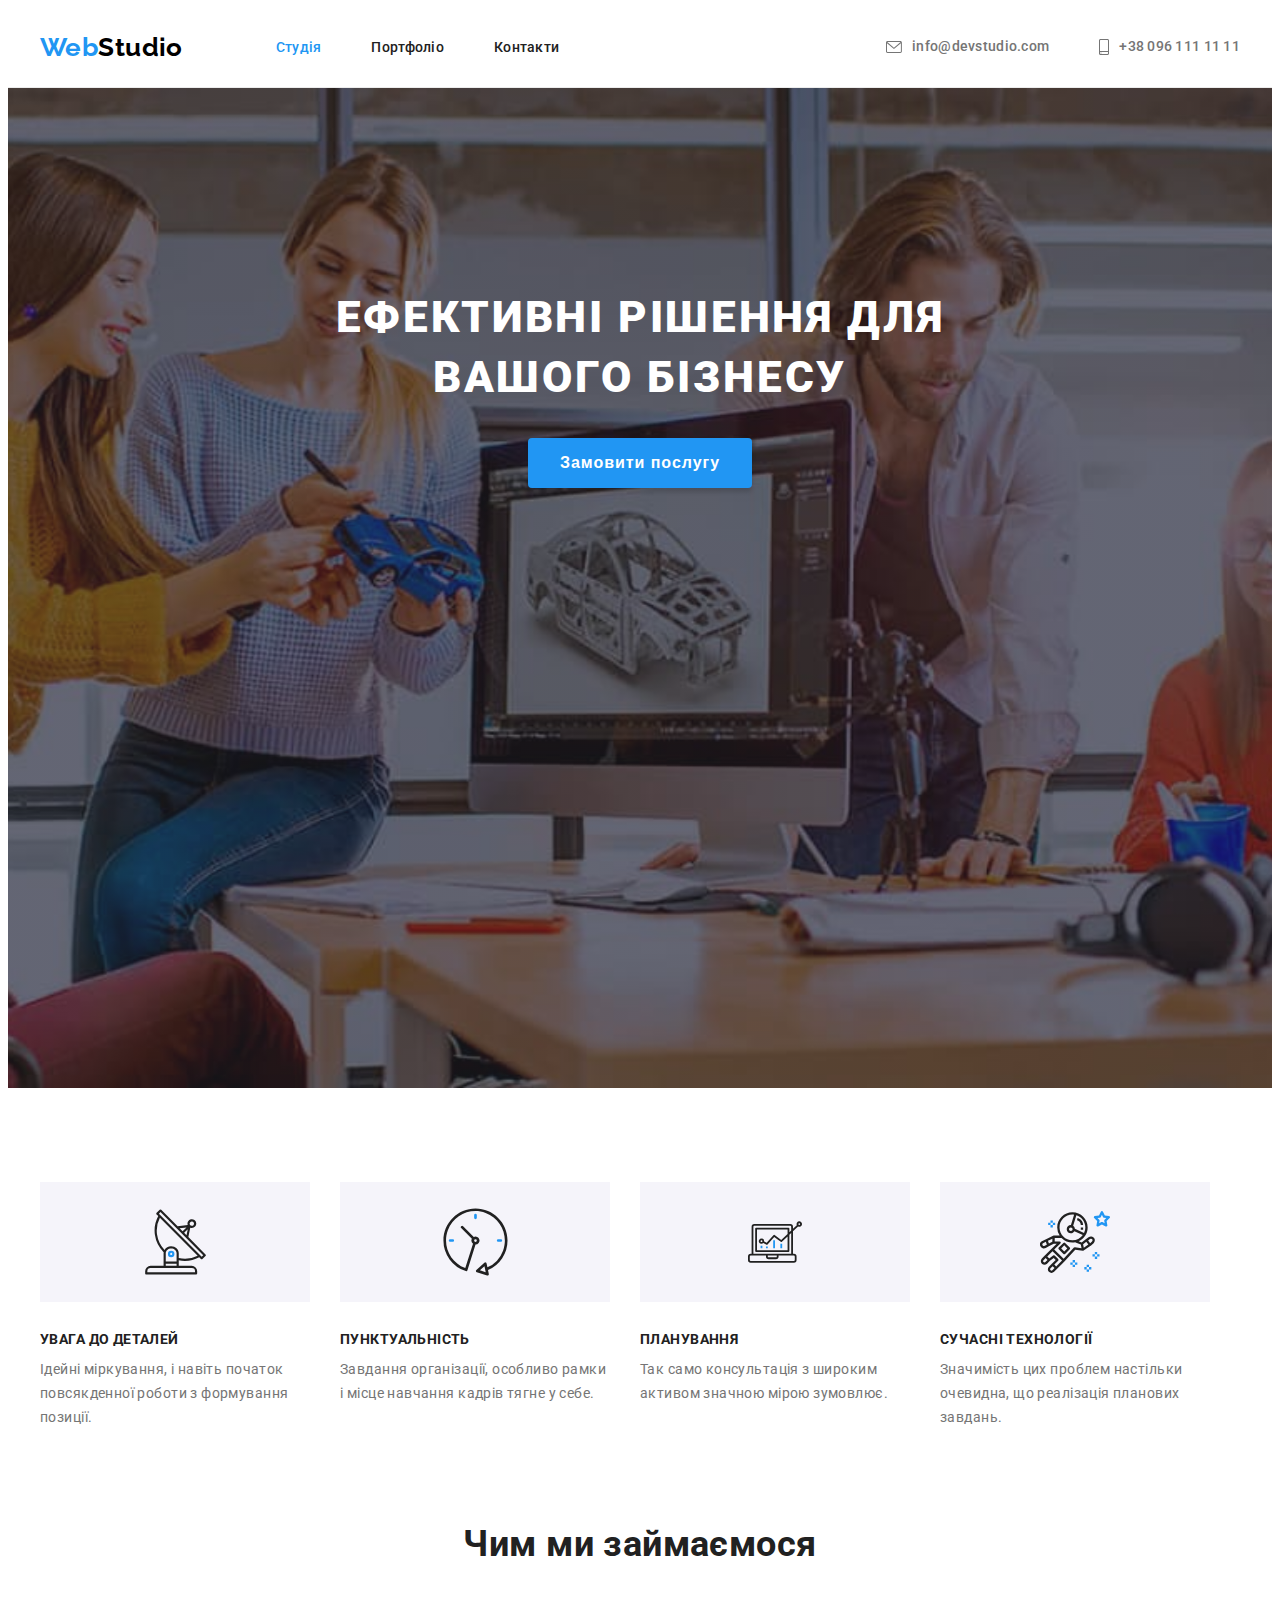
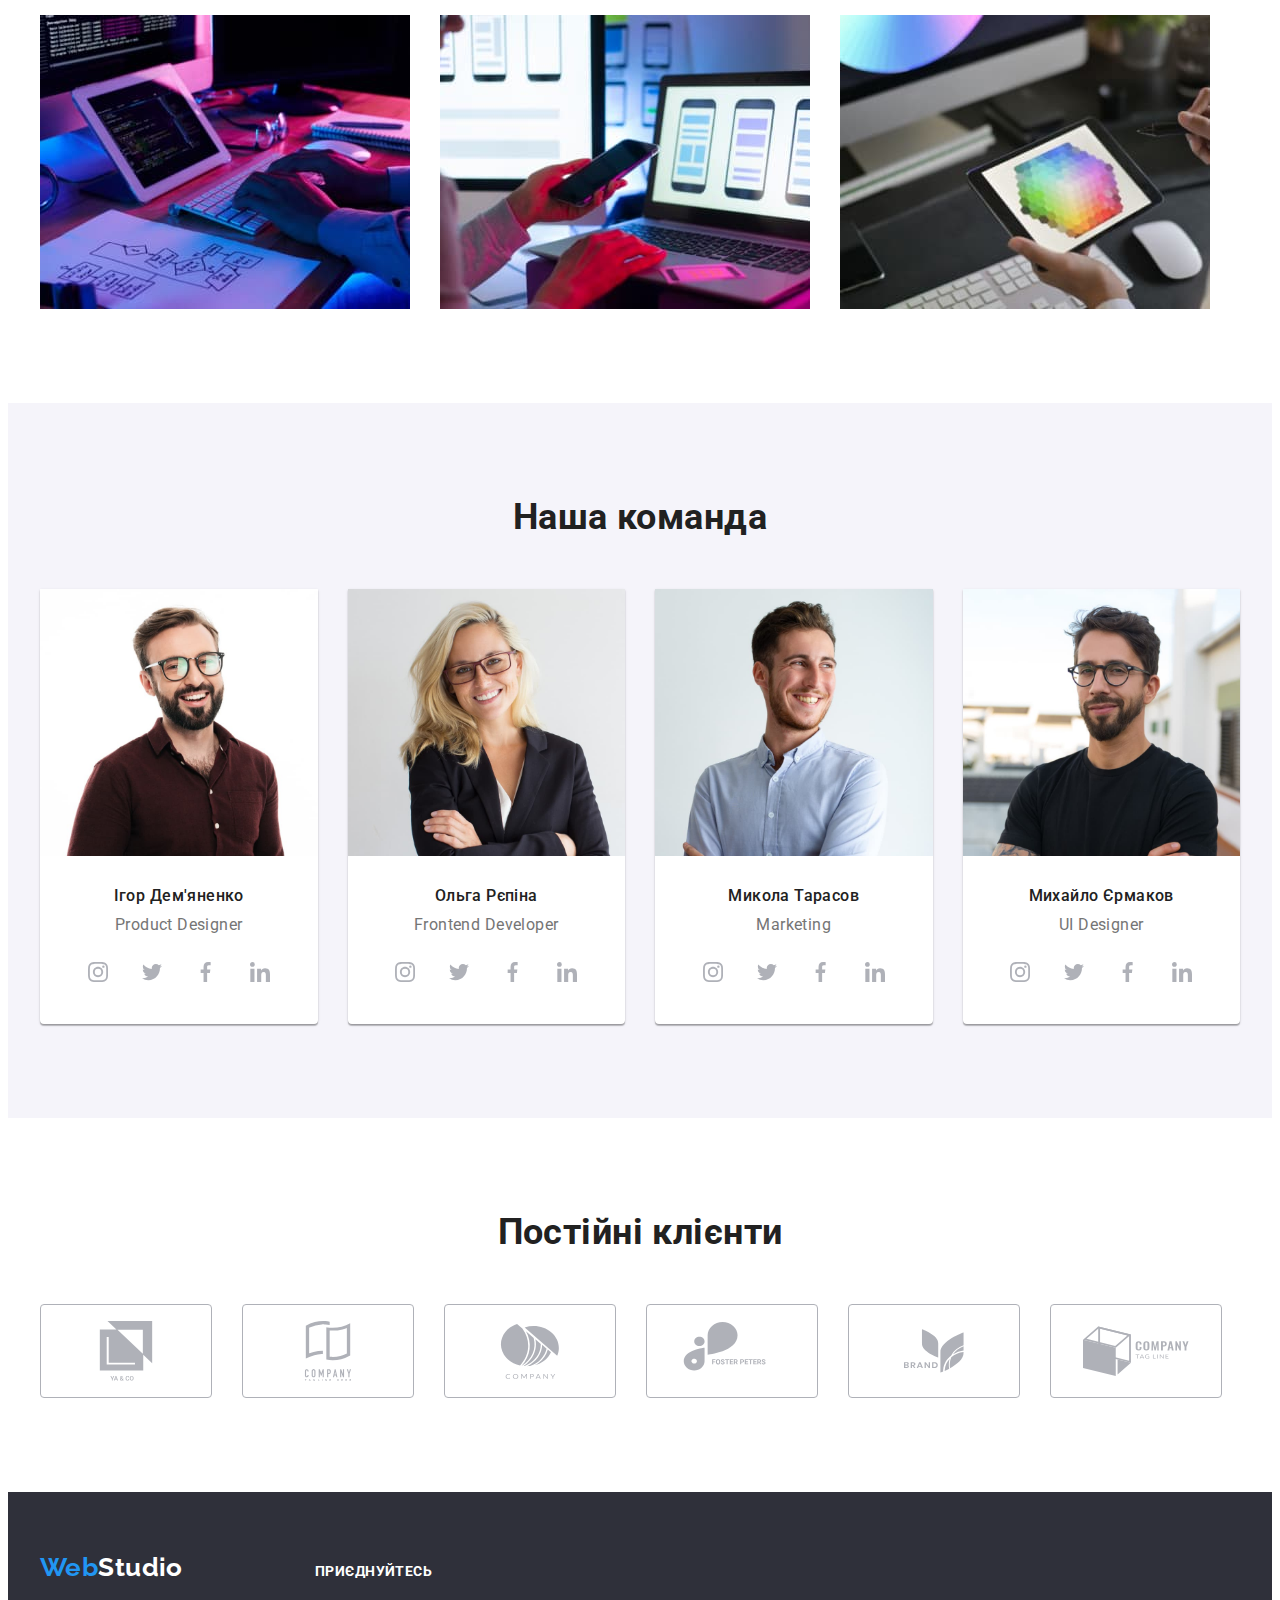
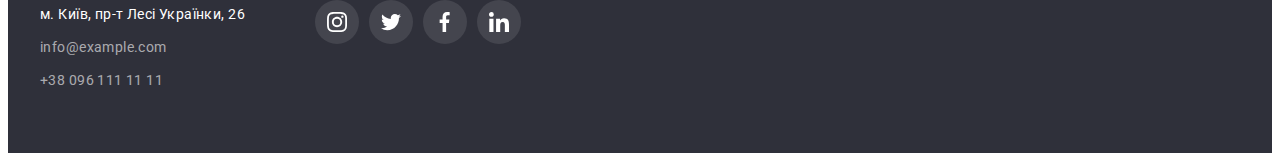
<file: index.html>
<!DOCTYPE html>
<html lang="uk">

<head>
  <meta charset="UTF-8" />
  <meta http-equiv="X-UA-Compatible" content="IE=edge" />
  <meta name="viewport" content="width=device-width, initial-scale=1.0" />
  <title>WebStudio</title>
  <link rel="preconnect" href="https://fonts.googleapis.com">
  <link rel="preconnect" href="https://fonts.gstatic.com" crossorigin>
  <link href="https://fonts.googleapis.com/css2?family=Raleway:wght@700&family=Roboto:wght@400;500;700;900&display=swap"
    rel="stylesheet">
  <link rel="stylesheet" href="https://cdnjs.cloudflare.com/ajax/libs/modern-normalize/1.1.0/modern-normalize.min.css"
    integrity="sha512-wpPYUAdjBVSE4KJnH1VR1HeZfpl1ub8YT/NKx4PuQ5NmX2tKuGu6U/JRp5y+Y8XG2tV+wKQpNHVUX03MfMFn9Q=="
    crossorigin="anonymous" referrerpolicy="no-referrer" />
  <link rel="stylesheet" href="./css/style.css">
</head>

<body>
  <!-- header -->

  <header class="header">
    <div class="container">
      <nav class="nav">
        <a class="nav-logo link" href="./index.html">Web<span class="logo-studio">Studio</span>
        </a>
        <ul class="nav-list list">
          <li class="nav-item">
            <a class="nav-link link nav-inner" href="">Студія</a>
          </li>
          <li class="nav-item">
            <a class="nav-link link" href="./portfolio.html">Портфоліо</a>
          </li>
          <li class="nav-item">
            <a class="nav-link link" href="">Контакти</a>
          </li>
        </ul>
      </nav>
      <ul class="nav-list list">
        <li class="nav-envelop">
          <a class="contact-link link" href="mailto:info@devstudio.com">
            <svg class="contact-link-icon" width="16" height="12">
              <use href="./images/symbol-defs.svg#icon-envelope"></use>
            </svg> info@devstudio.com</a>
        </li>
        <li>
          <a class="contact-link link" href="tel:+380961111111">
            <svg class="contact-link-icon" width="10" height="16">
              <use href="./images/symbol-defs.svg#icon-smartphone"></use>
            </svg>+38 096 111 11 11</a>
        </li>
      </ul>
    </div>
  </header>

  <!-- main -->

  <main>
    <section class="hero section">
      <div class="container">
        <div class="hero-content">
          <h1 class="hero-title">Ефективні рішення для вашого бізнесу</h1>
          <button class="hero-btn" type="button">Замовити послугу</button>
        </div>
      </div>
    </section>
    <section class="principies section">
      <div class="container">
        <h2 class="visually-hidden">our principies</h2>
        <ul class="principies-list list">
          <li class="principies-item">
            <div class="background-icon">
              <svg class="principies-icon" width="65" height="70">
                <use href="./images/symbol-defs.svg#icon-antenna"></use>
              </svg>
            </div>
            <h3 class="principies-title">УВАГА ДО ДЕТАЛЕЙ</h3>
            <p class="principies-text">
              Ідейні міркування, і навіть початок повсякденної роботи з формування позиції.
            </p>
          </li>
          <li class="principies-item">
            <div class="background-icon">
              <svg class="principies-icon" width="67" height="70">
                <use href="./images/symbol-defs.svg#icon-clock"></use>
              </svg>
            </div>
            <h3 class="principies-title">ПУНКТУАЛЬНІСТЬ</h3>
            <p class="principies-text">
              Завдання організації, особливо рамки і місце навчання кадрів тягне у себе.
            </p>
          </li>
          <li class="principies-item">
            <div class="background-icon">
              <svg class="principies-icon" width="70" height="54">
                <use href="./images/symbol-defs.svg#icon-diagram"></use>
              </svg>
            </div>
            <h3 class="principies-title">ПЛАНУВАННЯ</h3>
            <p class="principies-text">
              Так само консультація з широким активом значною мірою зумовлює.
            </p>
          </li>
          <li class="principies-item">
            <div class="background-icon">
              <svg class="principies-icon" width="70" height="70">
                <use href="./images/symbol-defs.svg#icon-astronaut"></use>
              </svg>
            </div>
            <h3 class="principies-title">
              СУЧАСНІ ТЕХНОЛОГІЇ
            </h3>
            <p class="principies-text">
              Значимість цих проблем настільки очевидна, що реалізація планових завдань.
            </p>
          </li>
        </ul>
      </div>
    </section>
    <section class="work section">
      <div class="container">
        <h2 class="section-title">Чим ми займаємося</h2>
        <ul class="work-list list">
          <li class="work-item"><img src="./images/what-we-do/box_1.jpg" alt="box1" width="370" height="294" /></li>
          <li class="work-item"><img src="./images/what-we-do/box_2.jpg" alt="box2" width="370" height="294" /></li>
          <li class="work-item"><img src="./images/what-we-do/box_3.jpg" alt="box3" width="370" height="294" /></li>
        </ul>
      </div>
    </section>
    <section class="team section">
      <div class="container">
        <h2 class="section-title">Наша команда</h2>
        <ul class="team-list list">
          <li class="team-item">
            <img src="./images/our-team/team_1.jpg" alt="team_1" width="270" height="260" />
            <div class="team-content">
              <h3 class="team-name">Ігор Дем'яненко</h3>
              <p class="team-text">Product Designer</p>
              <ul class="team-soc-list list">
                <li class="team-soc-item">
                  <a class="team-soc-link" href=""><svg class="team-soc-icon" width="20" height="20">
                      <use href="./images/symbol-defs.svg#icon-instagram"></use>
                    </svg>
                  </a>
                </li>
                <li class="team-soc-item">
                  <a class="team-soc-link" href="">
                    <svg class="team-soc-icon" width="20" height="20">
                      <use href="./images/symbol-defs.svg#icon-twitter">
                      </use>
                    </svg>
                  </a>
                </li>
                <li class="team-soc-item">
                  <a class="team-soc-link" href="">
                    <svg class="team-soc-icon" width="20" height="20">
                      <use href="./images/symbol-defs.svg#icon-facebook">
                      </use>
                    </svg>
                  </a>
                </li>
                <li class="team-soc-item">
                  <a class="team-soc-link" href="">
                    <svg class="team-soc-icon" width="20" height="20">
                      <use href="./images/symbol-defs.svg#icon-linkedin">
                      </use>
                    </svg>
                  </a>
                </li>
              </ul>
            </div>
          </li>
          <li class="team-item">
            <img src="./images/our-team/team_2.jpg" alt="team_2" width="270" height="260" />
            <div class="team-content">
              <h3 class="team-name">Ольга Рєпіна</h3>
              <p class="team-text">Frontend Developer</p>
              <ul class="team-soc-list list">
                <li class="team-soc-item">
                  <a class="team-soc-link" href=""><svg class="team-soc-icon" width="20" height="20">
                      <use href="./images/symbol-defs.svg#icon-instagram"></use>
                    </svg>
                  </a>
                </li>
                <li class="team-soc-item">
                  <a class="team-soc-link" href="">
                    <svg class="team-soc-icon" width="20" height="20">
                      <use href="./images/symbol-defs.svg#icon-twitter">
                      </use>
                    </svg>
                  </a>
                </li>
                <li class="team-soc-item">
                  <a class="team-soc-link" href="">
                    <svg class="team-soc-icon" width="20" height="20">
                      <use href="./images/symbol-defs.svg#icon-facebook">
                      </use>
                    </svg>
                  </a>
                </li>
                <li class="team-soc-item">
                  <a class="team-soc-link" href="">
                    <svg class="team-soc-icon" width="20" height="20">
                      <use href="./images/symbol-defs.svg#icon-linkedin">
                      </use>
                    </svg>
                  </a>
                </li>
              </ul>
            </div>
          </li>
          <li class="team-item">
            <img src="./images/our-team/team_3.jpg" alt="team_3" width="270" height="260" />
            <div class="team-content">
              <h3 class="team-name">Микола Тарасов</h3>
              <p class="team-text">Marketing</p>
              <ul class="team-soc-list list">
                <li class="team-soc-item">
                  <a class="team-soc-link" href=""><svg class="team-soc-icon" width="20" height="20">
                      <use href="./images/symbol-defs.svg#icon-instagram"></use>
                    </svg>
                  </a>
                </li>
                <li class="team-soc-item">
                  <a class="team-soc-link" href="">
                    <svg class="team-soc-icon" width="20" height="20">
                      <use href="./images/symbol-defs.svg#icon-twitter">
                      </use>
                    </svg>
                  </a>
                </li>
                <li class="team-soc-item">
                  <a class="team-soc-link" href="">
                    <svg class="team-soc-icon" width="20" height="20">
                      <use href="./images/symbol-defs.svg#icon-facebook">
                      </use>
                    </svg>
                  </a>
                </li>
                <li class="team-soc-item">
                  <a class="team-soc-link" href="">
                    <svg class="team-soc-icon" width="20" height="20">
                      <use href="./images/symbol-defs.svg#icon-linkedin">
                      </use>
                    </svg>
                  </a>
                </li>
              </ul>
            </div>
          </li>
          <li class="team-item">
            <img src="./images/our-team/team_4.jpg" alt="team_4" width="270" height="260" />
            <div class="team-content">
              <h3 class="team-name">Михайло Єрмаков</h3>
              <p class="team-text">UI Designer</p>
              <ul class="team-soc-list list">
                <li class="team-soc-item">
                  <a class="team-soc-link" href=""><svg class="team-soc-icon" width="20" height="20">
                      <use href="./images/symbol-defs.svg#icon-instagram"></use>
                    </svg>
                  </a>
                </li>
                <li class="team-soc-item">
                  <a class="team-soc-link" href="">
                    <svg class="team-soc-icon" width="20" height="20">
                      <use href="./images/symbol-defs.svg#icon-twitter">
                      </use>
                    </svg>
                  </a>
                </li>
                <li class="team-soc-item">
                  <a class="team-soc-link" href="">
                    <svg class="team-soc-icon" width="20" height="20">
                      <use href="./images/symbol-defs.svg#icon-facebook">
                      </use>
                    </svg>
                  </a>
                </li>
                <li class="team-soc-item">
                  <a class="team-soc-link" href="">
                    <svg class="team-soc-icon" width="20" height="20">
                      <use href="./images/symbol-defs.svg#icon-linkedin">
                      </use>
                    </svg>
                  </a>
                </li>
              </ul>
            </div>
          </li>
        </ul>
      </div>

      </div>
    </section>
    <section class="clients section">
      <div class="container">
        <h2 class="section-title">Постійні клієнти</h2>
        <ul class="clients-icon-group list">
          <li>
            <a class="clients-icon-link" href=""> <svg class="clients-icon" width="106" height="60">
                <use href="./images/symbol-defs.svg#icon-client-1"></use>
              </svg>
            </a>
          </li>
          <li>
            <a class="clients-icon-link" href=""> <svg class="clients-icon" width="106" height="60">
                <use href="./images/symbol-defs.svg#icon-client-2"></use>
              </svg>
            </a>
          </li>
          <li>
            <a class="clients-icon-link" href=""> <svg class="clients-icon" width="106" height="60">
                <use href="./images/symbol-defs.svg#icon-client-3"></use>
              </svg>
            </a>
          </li>
          <li>
            <a class="clients-icon-link" href=""> <svg class="clients-icon" width="106" height="60">
                <use href="./images/symbol-defs.svg#icon-client-4"></use>
              </svg>
            </a>
          </li>
          <li>
            <a class="clients-icon-link" href=""> <svg class="clients-icon" width="106" height="60">
                <use href="./images/symbol-defs.svg#icon-client-5"></use>
              </svg>
            </a>
          </li>
          <li>
            <a class="clients-icon-link" href=""> <svg class="clients-icon" width="106" height="60">
                <use href="./images/symbol-defs.svg#icon-client-6"></use>
              </svg>
            </a>
          </li>
        </ul>
      </div>
    </section>
  </main>

  <!-- footer -->

  <footer class="footer">
    <div class="container">
      <div>
        <a class="footer-logo link" href="./index.html">Web<span class="footer-logo-studio">Studio</span>
        </a>
        <address class="footer-adress">
          <ul class="footer-list list">
            <li class="footer-item">
              <a class="map link" href="https://goo.gl/maps/e1kzpUuALeePTq5k7" target="_blank"
                rel="noopener noreferrer nofollow">м. Київ, пр-т Лесі Українки, 26</a>
            </li>
            <li class="footer-item">
              <a class="footer-tel link" href="mailto:info@example.com">info@example.com</a>
            </li>
            <li class="footer-item-tel">
              <a class="footer-tel link" href="tel:+12127724150">+38 096 111 11 11</a>
            </li>
          </ul>
        </address>
      </div>
      <div class="footer-soc">
        <p class="footer-soc-text">приєднуйтесь</p>
        <ul class="footer-soc-list list">
          <li class="footer-soc-item"><a class="footer-soc-link" href="">
              <svg class="footer-soc-icon" width="20" height="20">
                <use href="./images/symbol-defs.svg#icon-instagram">
                </use>
              </svg>
            </a></li>
          <li class="footer-soc-item"><a class="footer-soc-link" href="">
              <svg class="footer-soc-icon" width="20" height="20">
                <use href="./images/symbol-defs.svg#icon-twitter">
                </use>
              </svg>
            </a></li>
          <li class="footer-soc-item"><a class="footer-soc-link" href="">
              <svg class="footer-soc-icon" width="20" height="20">
                <use href="./images/symbol-defs.svg#icon-facebook">
                </use>
              </svg>
            </a></li>
          <li class="footer-soc-item"><a class="footer-soc-link" href="">
              <svg class="footer-soc-icon" width="20" height="20">
                <use href="./images/symbol-defs.svg#icon-linkedin">
                </use>
              </svg>
            </a></li>
        </ul>
      </div>
    </div>
  </footer>
</body>

</html>
</file>
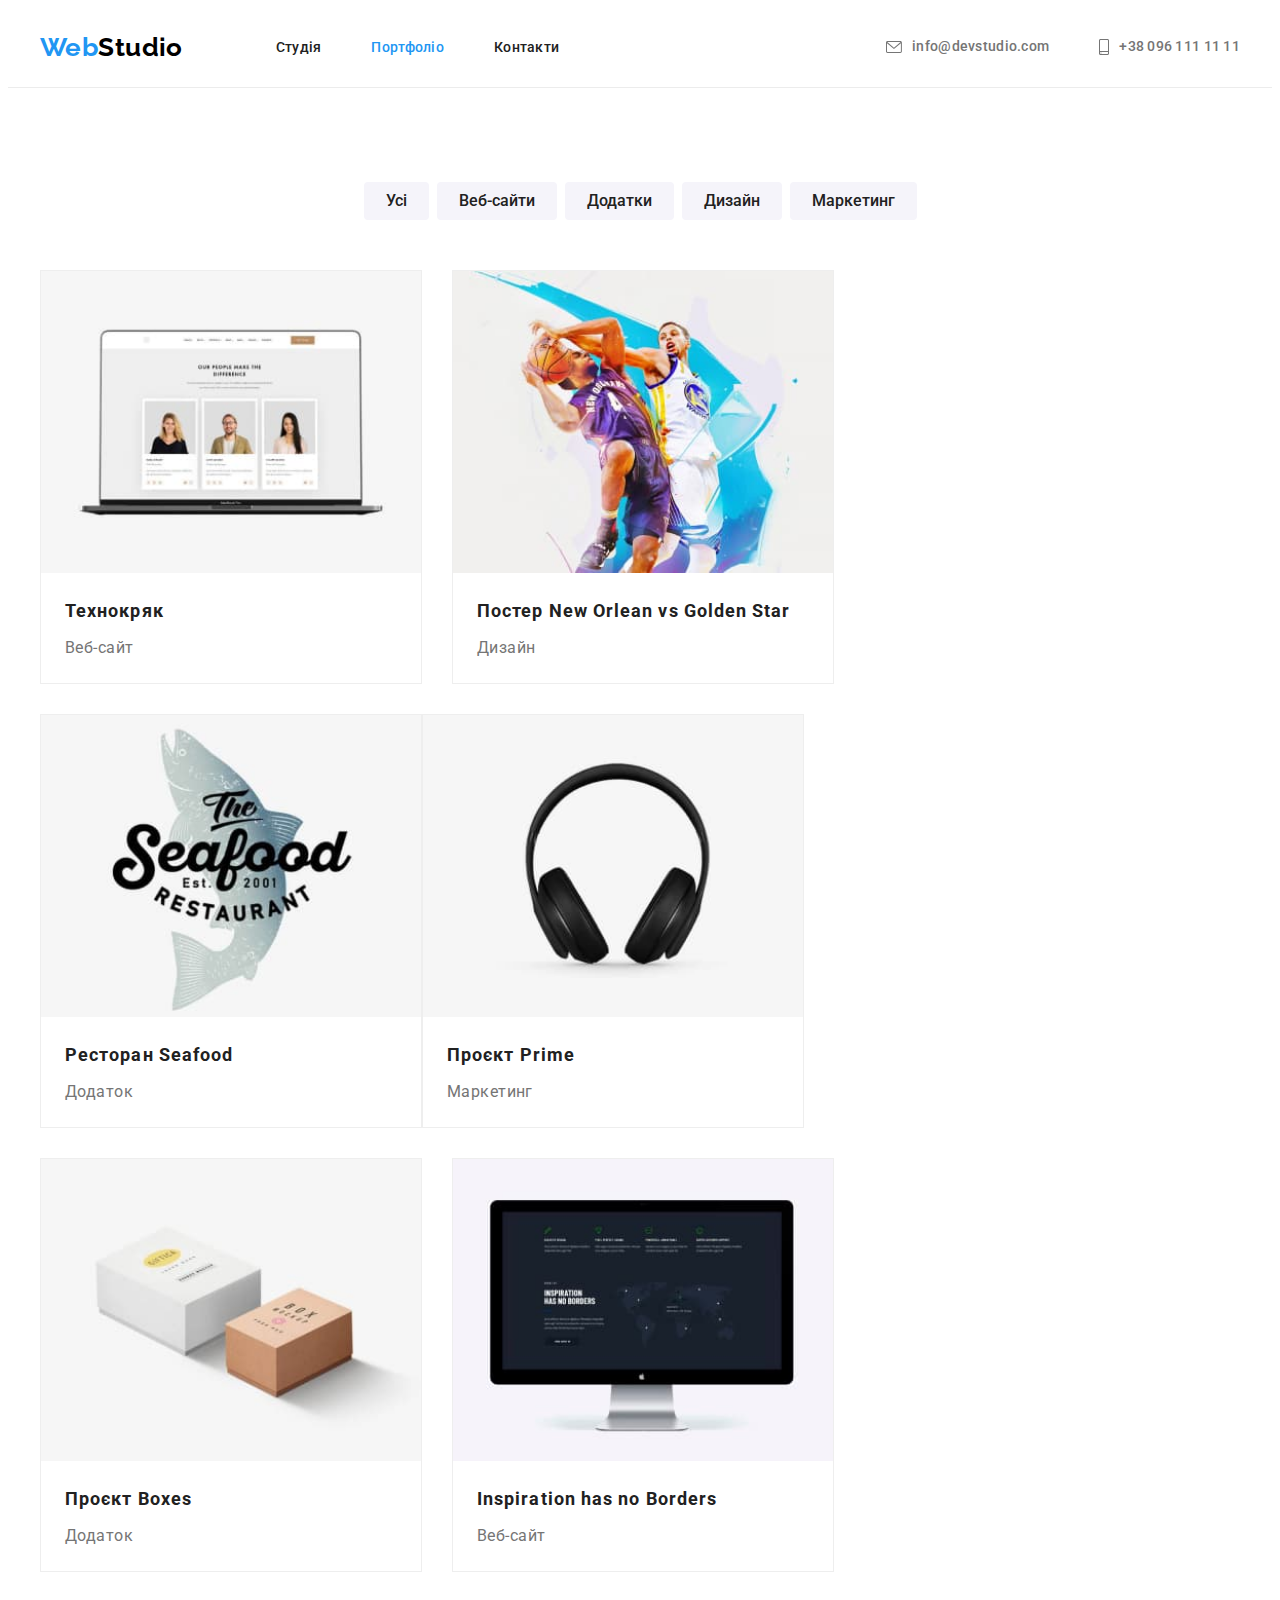
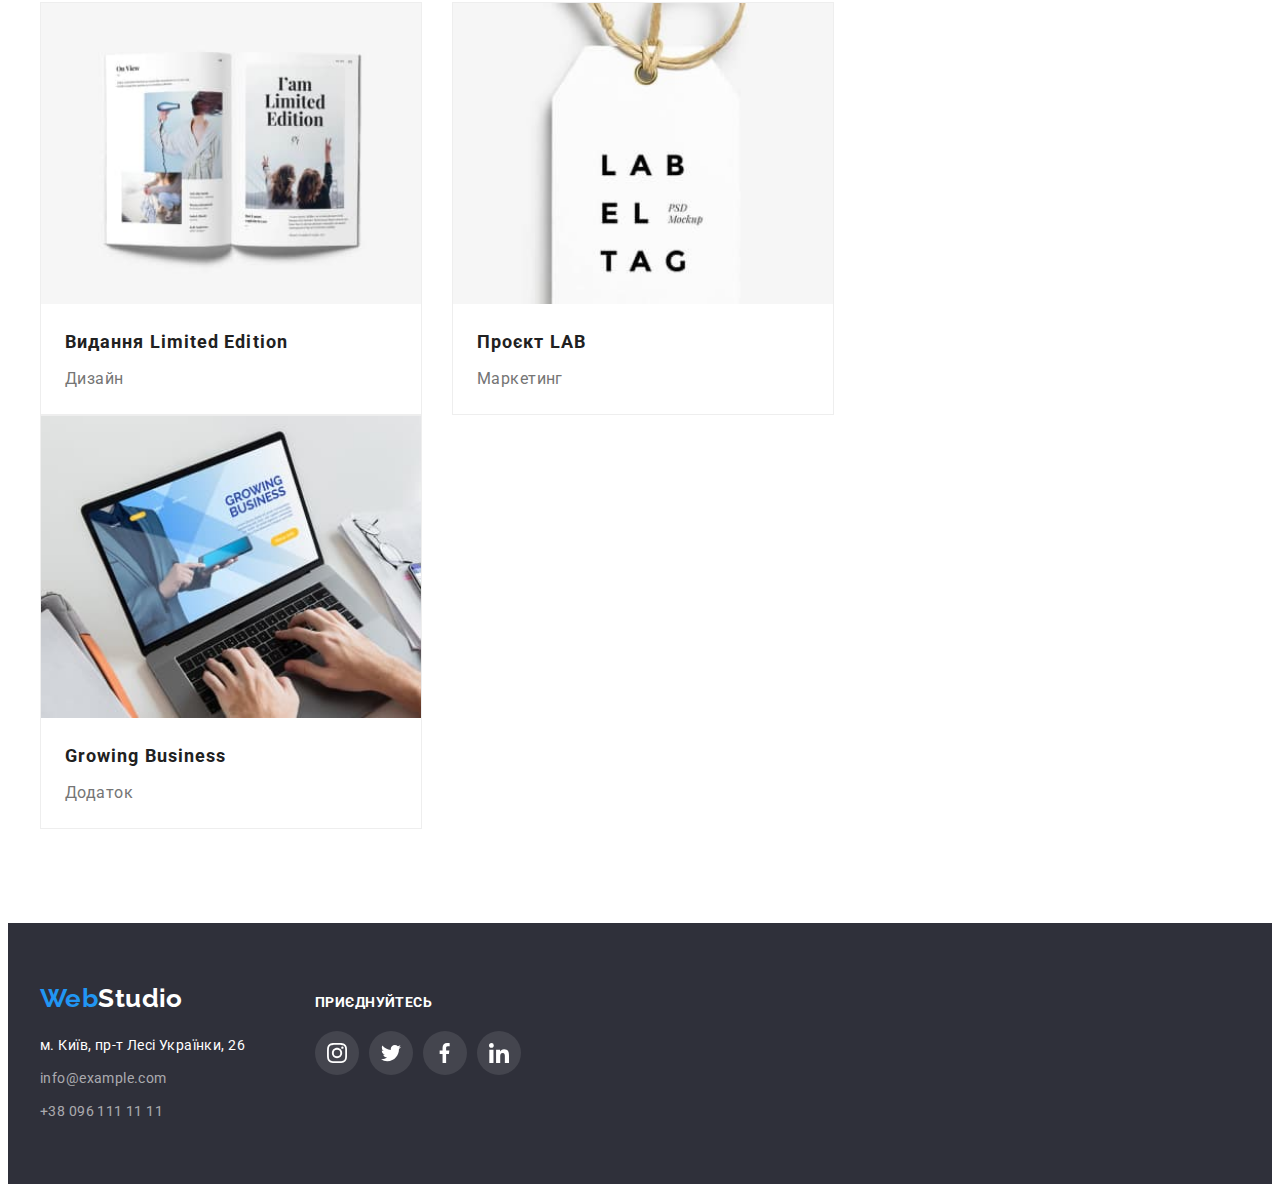
<file: portfolio.html>
<!DOCTYPE html>
<html lang="uk">

<head>
    <meta charset="UTF-8" />
    <meta http-equiv="X-UA-Compatible" content="IE=edge" />
    <meta name="viewport" content="width=device-width, initial-scale=1.0" />
    <title>WebStudio</title>
    <link rel="preconnect" href="https://fonts.googleapis.com">
    <link rel="preconnect" href="https://fonts.gstatic.com" crossorigin>
    <link
        href="https://fonts.googleapis.com/css2?family=Raleway:wght@700;900&family=Roboto:wght@400;500;700&display=swap"
        rel="stylesheet">
    <link rel="stylesheet" href="https://cdnjs.cloudflare.com/ajax/libs/modern-normalize/1.1.0/modern-normalize.min.css"
        integrity="sha512-wpPYUAdjBVSE4KJnH1VR1HeZfpl1ub8YT/NKx4PuQ5NmX2tKuGu6U/JRp5y+Y8XG2tV+wKQpNHVUX03MfMFn9Q=="
        crossorigin="anonymous" referrerpolicy="no-referrer" />
    <link rel="stylesheet" href="./css/style.css">
</head>

<body>
    <!-- header -->
    <header class="header">
        <div class="container">
            <nav class="nav">
                <a class="nav-logo link" href="./index.html">Web<span class="logo-studio">Studio</span>
                </a>
                <ul class="nav-list list">
                    <li class="nav-item">
                        <a class="nav-link link " href="./index.html">Студія</a>
                    </li>
                    <li class="nav-item">
                        <a class="nav-link link nav-inner" href="./portfolio.html">Портфоліо</a>
                    </li>
                    <li class="nav-item">
                        <a class="nav-link link" href="">Контакти</a>
                    </li>
                </ul>
            </nav>
            <ul class="nav-list list">
                <li class="nav-envelop">
                    <a class="contact-link link" href="mailto:info@devstudio.com">
                        <svg class="contact-link-icon" width="16" height="12">
                            <use href="./images/symbol-defs.svg#icon-envelope"></use>
                        </svg> info@devstudio.com</a>
                </li>
                <li>
                    <a class="contact-link link" href="tel:+380961111111">
                        <svg class="contact-link-icon" width="10" height="16">
                            <use href="./images/symbol-defs.svg#icon-smartphone"></use>
                        </svg>+38 096 111 11 11</a>
                </li>
            </ul>
        </div>
    </header>
    <!-- main -->
    <main>
        <section class="portfolio section">
            <div class="container">
                <h1 class="visually-hidden">Портфоліо</h1>
                <ul class="filter-list">
                    <li class="list"><button class="filter-btn" type="button">Усі</button></li>
                    <li class="list"><button class="filter-btn" type="button">Веб-сайти</button></li>
                    <li class="list"><button class="filter-btn" type="button">Додатки</button></li>
                    <li class="list"><button class="filter-btn" type="button">Дизайн</button></li>
                    <li class="list"><button class="filter-btn" type="button">Маркетинг</button></li>
                </ul>
                <ul class="portfolio-list">
                    <li class="portfolio-item list">
                        <img src="./images/portfolio/project1.jpg" alt="project1" width="370" height="294">
                        <div class="portfolio-content">
                            <h2 class="portfolio-title">Технокряк</h3>
                                <p class="portfolio-text">Веб-сайт</p>
                        </div>
                    </li>
                    <li class="portfolio-item list">
                        <img src="./images/portfolio/project2.jpg" alt="project2" width="370" height="294">
                        <div class="portfolio-content">
                            <h2 class="portfolio-title">Постер New Orlean vs Golden Star</h3>
                                <p class="portfolio-text">Дизайн</p>
                        </div>
                    </li>
                    <li class="portfolio-item list">
                        <img src="./images/portfolio/project3.jpg" alt="project3" width="370" height="294">
                        <div class="portfolio-content">
                            <h2 class="portfolio-title">Ресторан Seafood</h3>
                                <p class="portfolio-text">Додаток</p>
                        </div>
                    </li>
                    <li class="portfolio-item list">
                        <img src="./images/portfolio/project4.jpg" alt="project4" width="370" height="294">
                        <div class="portfolio-content">
                            <h2 class="portfolio-title">Проєкт Prime</h3>
                                <p class="portfolio-text">Маркетинг</p>
                        </div>
                    </li>
                    <li class="portfolio-item list">
                        <img src="./images/portfolio/project5.jpg" alt="project5" width="370" height="294">
                        <div class="portfolio-content">
                            <h2 class="portfolio-title">Проєкт Boxes</h3>
                                <p class="portfolio-text">Додаток</p>
                        </div>
                    </li>
                    <li class="portfolio-item list">
                        <img src="./images/portfolio/project6.jpg" alt="project6" width="370" height="294">
                        <div class="portfolio-content">
                            <h2 class="portfolio-title">Inspiration has no Borders</h3>
                                <p class="portfolio-text">Веб-сайт</p>
                        </div>
                    </li>
                    <li class="portfolio-item list">
                        <img src="./images/portfolio/project7.jpg" alt="project7" width="370" height="294">
                        <div class="portfolio-content">
                            <h2 class="portfolio-title">Видання Limited Edition</h3>
                                <p class="portfolio-text">Дизайн</p>
                        </div>
                    </li>
                    <li class="portfolio-item list">
                        <img src="./images/portfolio/project8.jpg" alt="project8" width="370" height="294">
                        <div class="portfolio-content">
                            <h2 class="portfolio-title">Проєкт LAB</h3>
                                <p class="portfolio-text">Маркетинг</p>
                        </div>
                    </li>
                    <li class="portfolio-item list">
                        <img src="./images/portfolio/project9.jpg" alt="project9" width="370" height="294">
                        <div class="portfolio-content">
                            <h2 class="portfolio-title">Growing Business</h3>
                                <p class="portfolio-text">Додаток</p>
                        </div>
                    </li>
                </ul>
        </section>
        </div>
    </main>
    <!-- footer -->
    <footer class="footer">
        <div class="container">
            <div>
                <a class="footer-logo link" href="./index.html">Web<span class="footer-logo-studio">Studio</span>
                </a>
                <address class="footer-adress">
                    <ul class="footer-list list">
                        <li class="footer-item">
                            <a class="map link" href="https://goo.gl/maps/e1kzpUuALeePTq5k7" target="_blank"
                                rel="noopener noreferrer nofollow">м. Київ, пр-т Лесі Українки, 26</a>
                        </li>
                        <li class="footer-item">
                            <a class="footer-tel link" href="mailto:info@example.com">info@example.com</a>
                        </li>
                        <li class="footer-item-tel">
                            <a class="footer-tel link" href="tel:+12127724150">+38 096 111 11 11</a>
                        </li>
                    </ul>
                </address>
            </div>
            <div class="footer-soc">
                <p class="footer-soc-text">приєднуйтесь</p>
                <ul class="footer-soc-list list">
                    <li class="footer-soc-item"><a class="footer-soc-link" href="">
                            <svg class="footer-soc-icon" width="20" height="20">
                                <use href="./images/symbol-defs.svg#icon-instagram">
                                </use>
                            </svg>
                        </a></li>
                    <li class="footer-soc-item"><a class="footer-soc-link" href="">
                            <svg class="footer-soc-icon" width="20" height="20">
                                <use href="./images/symbol-defs.svg#icon-twitter">
                                </use>
                            </svg>
                        </a></li>
                    <li class="footer-soc-item"><a class="footer-soc-link" href="">
                            <svg class="footer-soc-icon" width="20" height="20">
                                <use href="./images/symbol-defs.svg#icon-facebook">
                                </use>
                            </svg>
                        </a></li>
                    <li class="footer-soc-item"><a class="footer-soc-link" href="">
                            <svg class="footer-soc-icon" width="20" height="20">
                                <use href="./images/symbol-defs.svg#icon-linkedin">
                                </use>
                            </svg>
                        </a></li>
                </ul>
            </div>
        </div>
    </footer>
</body>

</html>
</file>
<file: css/style.css>
:root {
  --main-text-color: #757575;
  --second-title-color: #212121;
  --accent-color: #2196f3;
  --main-title-color: #ffffff;
  --second-background: #2f303a;
  --team-background: #f5f4fa;
}

p,
h1,
h2,
h3,
h4,
h5,
h6 {
  margin: 0;
}

ul,
ol {
  margin: 0;
  padding-left: 0;
}

button {
  cursor: pointer;
}

address {
  font-style: normal;
}

body {
  font-family: 'Roboto', sans-serif;
  letter-spacing: 0.03em;
  font-size: 14px;
  color: var(--main-text-color);
}

.list {
  list-style: none;
}

.link {
  text-decoration: none;
}

.container {
  width: 1200px;
  padding-left: 15px;
  padding-right: 15px;
  /* outline: 2px solid red; */
  margin: 0 auto;
}

img {
  display: block;
  width: 100%;
  height: auto;
}

/* -----header -----*/

.nav {
  display: flex;
  margin-right: auto;
}

.header .container {
  display: flex;
  align-items: center;
}

.header {
  border-bottom: 1px solid #ececec;
  padding-top: 24px;
  padding-bottom: 24px;
}

.nav-logo {
  font-family: 'Raleway', sans-serif;
  font-style: normal;
  font-weight: 700;
  font-size: 26px;
  line-height: 1.19;
  color: var(--accent-color);
  margin-right: 93px;
}

.logo-studio {
  color: #000;
}

.nav-link {
  font-weight: 500;
  line-height: 1.14;
  letter-spacing: 0.02em;
  color: var(--second-title-color);
}

.nav-list {
  display: flex;
  align-items: center;
  gap: 50px;
}

.contact-link {
  font-weight: 500;
  line-height: 1.14;
  letter-spacing: 0.02em;
  color: var(--main-text-color);
  display: flex;
  align-items: center;
  justify-content: center;
}

.contact-link-icon {
  margin-right: 10px;
  fill: var(--main-text-color);
}

.contact-link:hover .contact-link-icon,
.contact-link:focus .contact-link-icon {
  fill: var(--accent-color);
}

.nav-link:hover,
.nav-link:focus,
.contact-link:hover,
.contact-link:focus {
  color: var(--accent-color);
}

.nav-inner {
  color: var(--accent-color);
}

/* -----hero----- */

.hero.section {
  background: var(--second-background);
  text-align: center;
  padding-top: 200px;
  padding-bottom: 200px;
  background-image: linear-gradient(to right, rgba(47, 48, 58, 0.4), rgba(47, 48, 58, 0.4)),
    url(../images/slider/main-img.jpg);
  background-size: cover;
  max-width: 1600px;
  height: 600px;
  margin-right: auto;
  margin-left: auto;
  background-position: center;
}

.hero-title {
  font-weight: 900;
  font-size: 44px;
  line-height: 1.36;
  letter-spacing: 0.06em;
  text-transform: uppercase;
  color: var(--main-title-color);
  margin-bottom: 30px;
  width: 696px;
  margin-left: auto;
  margin-right: auto;
}

.hero-btn {
  font-weight: 700;
  font-size: 16px;
  line-height: 1.87;
  align-items: center;
  text-align: center;
  letter-spacing: 0.06em;
  color: var(--main-title-color);
  background: var(--accent-color);
  box-shadow: 0px 4px 4px rgba(0, 0, 0, 0.15);
  border-radius: 4px;
  padding: 10px 32px;
  border: none;
}

/* -----principies----- */

.section {
  padding-top: 94px;
  padding-bottom: 94px;
}

.visually-hidden {
  position: absolute;
  white-space: nowrap;
  width: 1px;
  height: 1px;
  overflow: hidden;
  border: 0;
  padding: 0;
  clip: rect(0 0 0 0);
  clip-path: inset(50%);
  margin: -1px;
}

.principies-title {
  font-size: inherit;
  line-height: 1.14;
  text-transform: uppercase;
  color: var(--second-title-color);
  margin-bottom: 10px;
}

.principies-text {
  line-height: 1.71;
}

.principies-list {
  display: flex;
  gap: 30px;
}

.principies-item {
  align-items: center;
  width: 270px;
}

.background-icon {
  background-color: #f5f4fa;
  width: 270px;
  height: 120px;
  display: flex;
  justify-content: center;
  align-items: center;
  margin-bottom: 30px;
}

/* -----our work----- */

.work {
  padding-top: 0;
}

.section-title {
  font-size: 36px;
  line-height: 1.16;
  text-align: center;
  color: var(--second-title-color);
  margin-bottom: 50px;
}

.work-list {
  display: flex;
  gap: 30px;
}

/* -----team----- */

.team-list {
  display: flex;
  gap: 30px;
}

.team-item {
  background-color: var(--main-title-color);
  box-shadow: 0px 1px 3px rgba(0, 0, 0, 0.12), 0px 1px 1px rgba(0, 0, 0, 0.14),
    0px 2px 1px rgba(0, 0, 0, 0.2);
  border-radius: 0px 0px 4px 4px;
  width: calc((100% - 90px) / 4);
}

.team {
  background: var(--team-background);
}

.team-name {
  font-weight: 500;
  font-size: 16px;
  line-height: 1.19;
  text-align: center;
  color: var(--second-title-color);
  margin-bottom: 10px;
}

.team-text {
  font-size: 16px;
  line-height: 1.19;
  text-align: center;
  color: var(--main-text-color);
  margin-bottom: 16px;
}

.team-content {
  padding-top: 30px;
  padding-bottom: 30px;
}

.team-soc-list {
  display: flex;
  justify-content: center;
  gap: 10px;
}

.team-soc-icon {
  fill: #afb1b8;
}

.team-soc-link {
  width: 44px;
  height: 44px;
  display: flex;
  justify-content: center;
  align-items: center;
}

.team-soc-link:hover,
.team-soc-link:focus {
  background-color: var(--accent-color);
  border-radius: 50%;
  cursor: pointer;
}

.team-soc-link:hover .team-soc-icon,
.team-soc-link:focus .team-soc-icon {
  fill: var(--main-title-color);
}

/* -----clients----- */
.clients-icon-group {
  display: flex;
  gap: 30px;
}

.clients-icon-link {
  background-color: var(--main-title-color);
  border: 1px solid #afb1b8;
  border-radius: 4px;
  width: 170px;
  height: 92px;
  display: flex;
  justify-content: center;
  align-items: center;
}

.clients-icon {
  fill: #afb1b8;
}

.clients-icon-link:hover,
.clients-icon-link:focus {
  border: 1px solid var(--accent-color);
}

.clients-icon-link:hover .clients-icon,
.clients-icon-link:focus .clients-icon {
  fill: var(--accent-color);
}

/* -----footer----- */

.footer {
  background: var(--second-background);

  padding-top: 60px;
  padding-bottom: 60px;
}

.footer-adress {
  font-style: normal;
  margin-top: 20px;
}

.footer-logo {
  font-family: 'Raleway', sans-serif;
  font-style: normal;
  font-weight: 700;
  font-size: 26px;
  line-height: 1.19;
  color: var(--accent-color);
}

.footer-logo-studio {
  color: var(--main-title-color);
}

.footer-item {
  margin-bottom: 9px;
}

.map {
  line-height: 1.71;
  color: var(--main-title-color);
}

.footer-tel {
  line-height: 1.71;
  color: rgba(255, 255, 255, 0.6);
}

.footer-tel:hover,
.footer-tel:focus {
  color: var(--accent-color);
}

.footer .container {
  display: flex;
  align-items: baseline;
}

.footer-soc {
  margin-left: 70px;
  font-weight: 700;
  line-height: 1.14;
  text-transform: uppercase;
  color: #ffffff;
  align-items: baseline;
}

.footer-soc-text {
  margin-bottom: 20px;
}

.footer-soc-list {
  display: flex;
  gap: 10px;
}
.footer-soc-icon {
  fill: var(--main-title-color);
}

.footer-soc-link {
  width: 44px;
  height: 44px;
  display: flex;
  justify-content: center;
  align-items: center;
  background-color: rgba(255, 255, 255, 0.1);
  border-radius: 50%;
}

.footer-soc-link:hover,
.footer-soc-link:focus {
  background-color: var(--accent-color);
}

/* -----portfolio-filter----- */

.filter-btn:hover,
.filter-btn:focus {
  background: var(--accent-color);
  color: var(--main-title-color);
  box-shadow: 0px 3px 1px rgba(0, 0, 0, 0.1), 0px 1px 2px rgba(0, 0, 0, 0.08),
    0px 2px 2px rgba(0, 0, 0, 0.12);
}

.filter-btn {
  padding: 6px 22px;
  font-family: inherit;
  font-weight: 500;
  font-size: 16px;
  line-height: 1.63;
  text-align: center;
  color: var(--second-title-color);
  background: var(--team-background);
  border: none;
  cursor: pointer;
  border-radius: 4px;
}

.filter-list {
  display: flex;
  justify-content: center;
  gap: 8px;
  margin-bottom: 50px;
}

/* -----portfolio-projects------ */

.portfolio-list {
  display: flex;
  flex-wrap: wrap;
}

.portfolio-title {
  font-size: 18px;
  line-height: 2;
  letter-spacing: 0.06em;
  color: var(--second-title-color);
  margin-bottom: 4px;
}

.portfolio-text {
  font-size: 16px;
  line-height: 1.87;
  color: var(--main-text-color);
}

.portfolio-item {
  width: calc((100% - 60px) / 3);
  margin-right: 30px;
  margin-bottom: 30px;
  border: 1px solid #eeeeee;
}

.portfolio-item:hover,
.portfolio-item:focus {
  cursor: pointer;
  box-shadow: 0px 1px 1px rgba(0, 0, 0, 0.12), 0px 4px 4px rgba(0, 0, 0, 0.06),
    1px 4px 6px rgba(0, 0, 0, 0.16);
}

.portfolio-item:nth-child(3n) {
  margin-right: 0;
}

.portfolio-item:nth-last-child(-n + 3) {
  margin-bottom: 0;
}

.portfolio-content {
  padding: 20px 24px;
}
</file>
